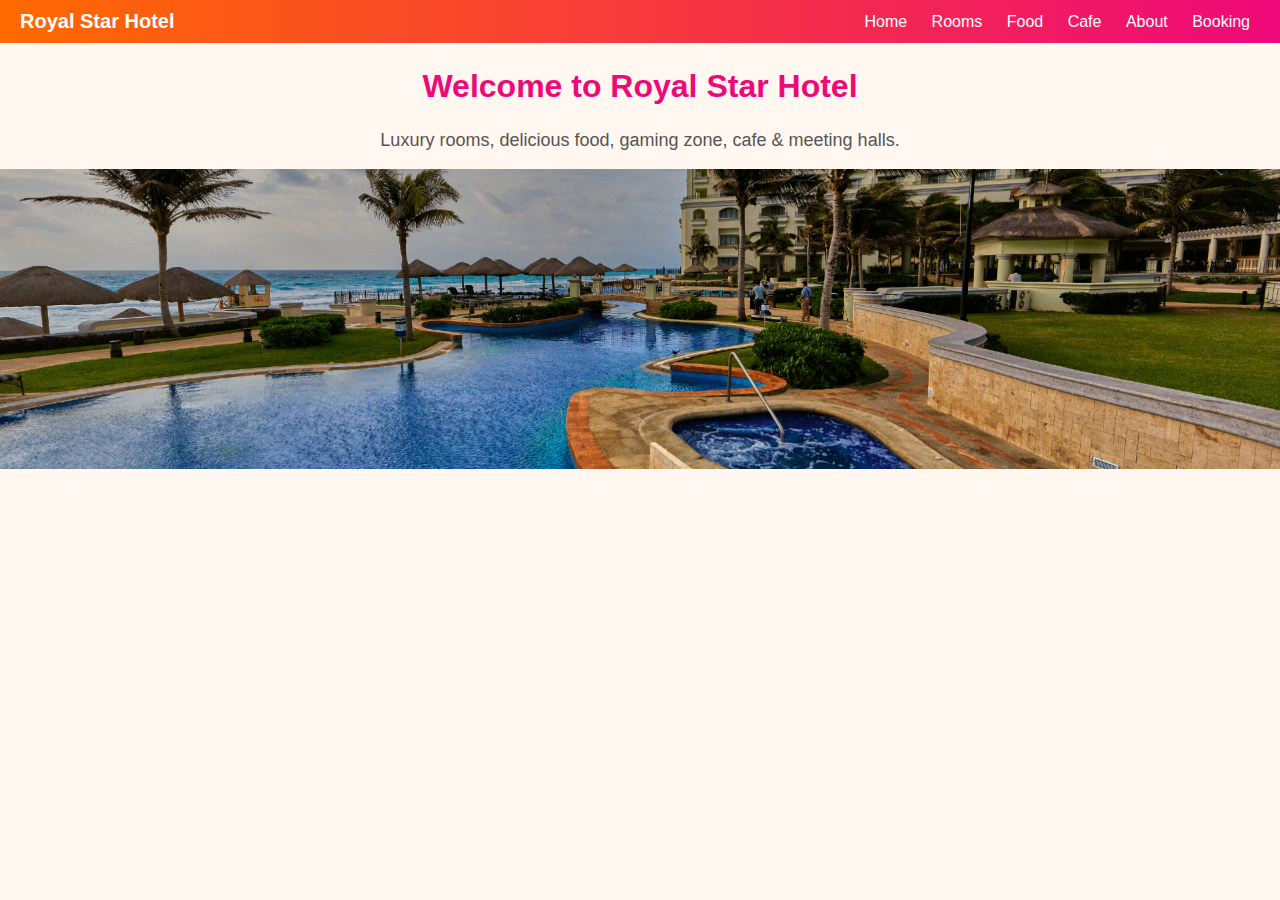
<file: index.html>
<!DOCTYPE html>
<html>
<head>
  <title>Royal Star Hotel</title>
  <link rel="stylesheet" href="style.css">
  <!-- Carousel Design using swiper js -->
  <link rel="stylesheet" href="https://cdn.jsdelivr.net/npm/swiper@11/swiper-bundle.min.css" />
  <!-- css link -->
</head>
<body>

<nav class="navbar">
  <div class="logo">
    <!-- <img src="logo1.webp" alt="Hotel Logo"> -->
    <span>Royal Star Hotel</span>
  </div>

  <div class="menu">
    <a href="index.html">Home</a>
    <a href="rooms.html">Rooms</a>
    <a href="food.html">Food</a>
    <a href="cafe.html">Cafe</a>
    <a href="about.html">About</a>
    <a href="booking.html">Booking</a>
  </div>
</nav>

<h1>Welcome to Royal Star Hotel</h1>
<p>Luxury rooms, delicious food, gaming zone, cafe & meeting halls.</p>
<!-- Carousel Design using swiper js -->
  <div class="swiper mySwiper">
      <div class="swiper-wrapper">
        <div class="swiper-slide">
          <img src="1.png " class="w-100 d-block" />
        </div>
        <div class="swiper-slide">
          <img src="2.png" class="w-100 d-block" />
        </div>
        <div class="swiper-slide">
          <img src="3.png" class="w-100 d-block" />
        </div>
        <div class="swiper-slide">
          <img src="4.png" class="w-100 d-block" />
        </div>
        <div class="swiper-slide">
          <img src="5.png" class="w-100 d-block" />
        </div>
        <div class="swiper-slide">
          <img src="6.png" class="w-100 d-block" />
        </div>

      </div>
  </div>
<!-- Carousel Design using swiper js -->
  <script src="https://cdn.jsdelivr.net/npm/swiper@11/swiper-bundle.min.js"></script>
  <!--Initialize Swiper-->
  <!-- Initialize Swiper -->
  <script>
  var swiper = new Swiper(".mySwiper", {
    loop: true,
    autoplay: {
      delay: 2500,
      disableOnInteraction: false,
    },
  });
</script>

</body>
</html>
</file>
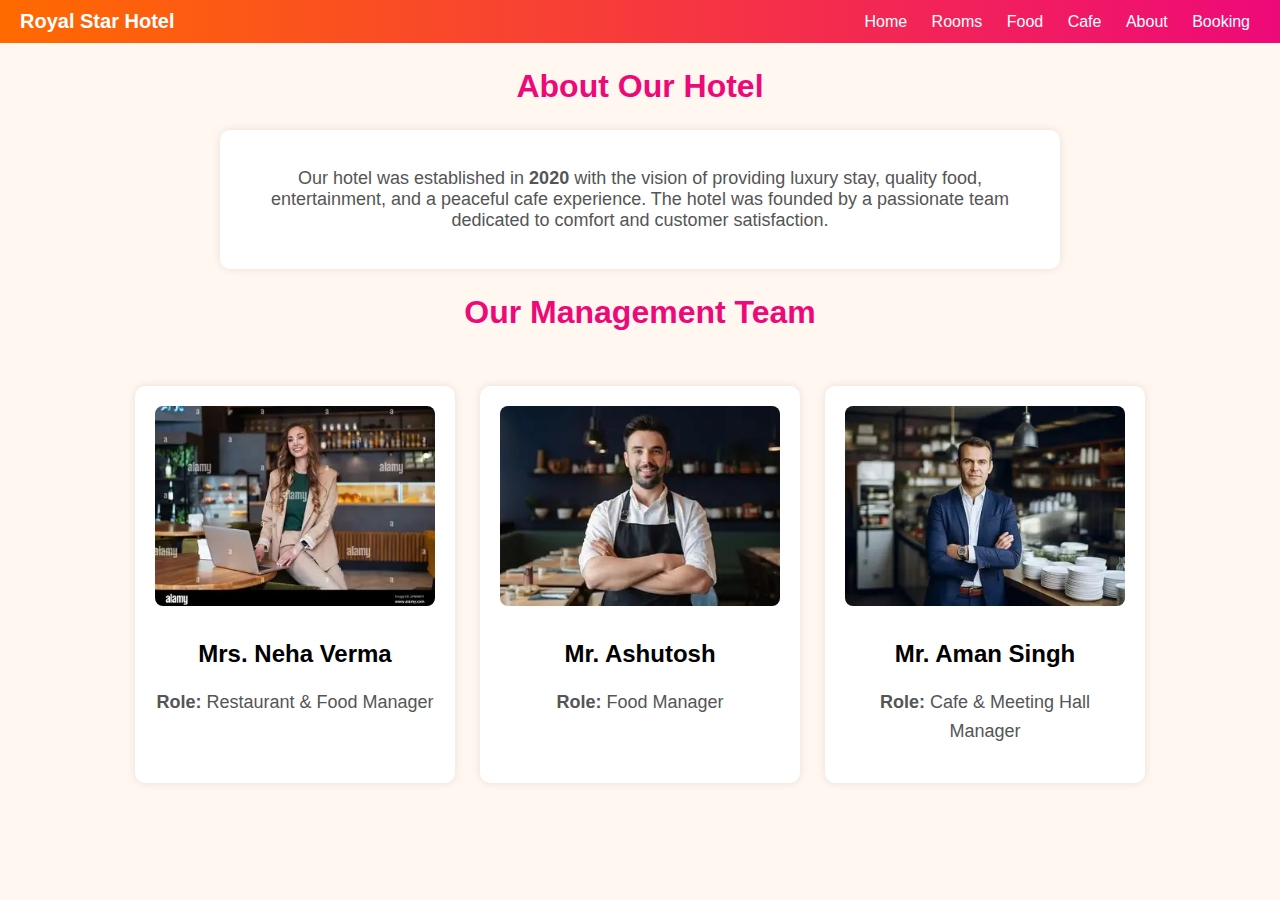
<file: about.html>
<!DOCTYPE html>
<html>
<head>
  <title>About Us</title>
  <link rel="stylesheet" href="style.css">
</head>
<body>

<nav class="navbar">
  <div class="logo">
    <span>Royal Star Hotel</span>
  </div>

  <div class="menu">
    <a href="index.html">Home</a>
    <a href="rooms.html">Rooms</a>
    <a href="food.html">Food</a>
    <a href="cafe.html">Cafe</a>
    <a href="about.html">About</a>
    <a href="booking.html">Booking</a>
  </div>
</nav>

<h1>About Our Hotel</h1>

<div class="about-hotel">
  <p>
    Our hotel was established in <b>2020</b> with the vision of providing
    luxury stay, quality food, entertainment, and a peaceful cafe experience.
    The hotel was founded by a passionate team dedicated to comfort and customer satisfaction.
  </p>
</div>

<h1>Our Management Team</h1>

<div class="container">

  <!-- Restaurant Owner -->
  <div class="card">
    <img src="about1.webp" alt="Restaurant Owner">
    <h2>Mrs. Neha Verma</h2>
    <p><b>Role:</b> Restaurant & Food Manager</p>
  </div>

  <!-- Gaming Area Owner -->
  <div class="card">
    <img src="about3.webp" alt="Gaming Area Owner">
    <h2>Mr. Ashutosh</h2>
    <p><b>Role:</b> Food Manager</p>
  </div>

  <!-- Cafe Owner -->
  <div class="card">
    <img src="about33.webp" alt="Cafe Owner">
    <h2>Mr. Aman Singh</h2>
    <p><b>Role:</b> Cafe & Meeting Hall Manager</p>
  </div>

</div>

</body>
</html>
</file>
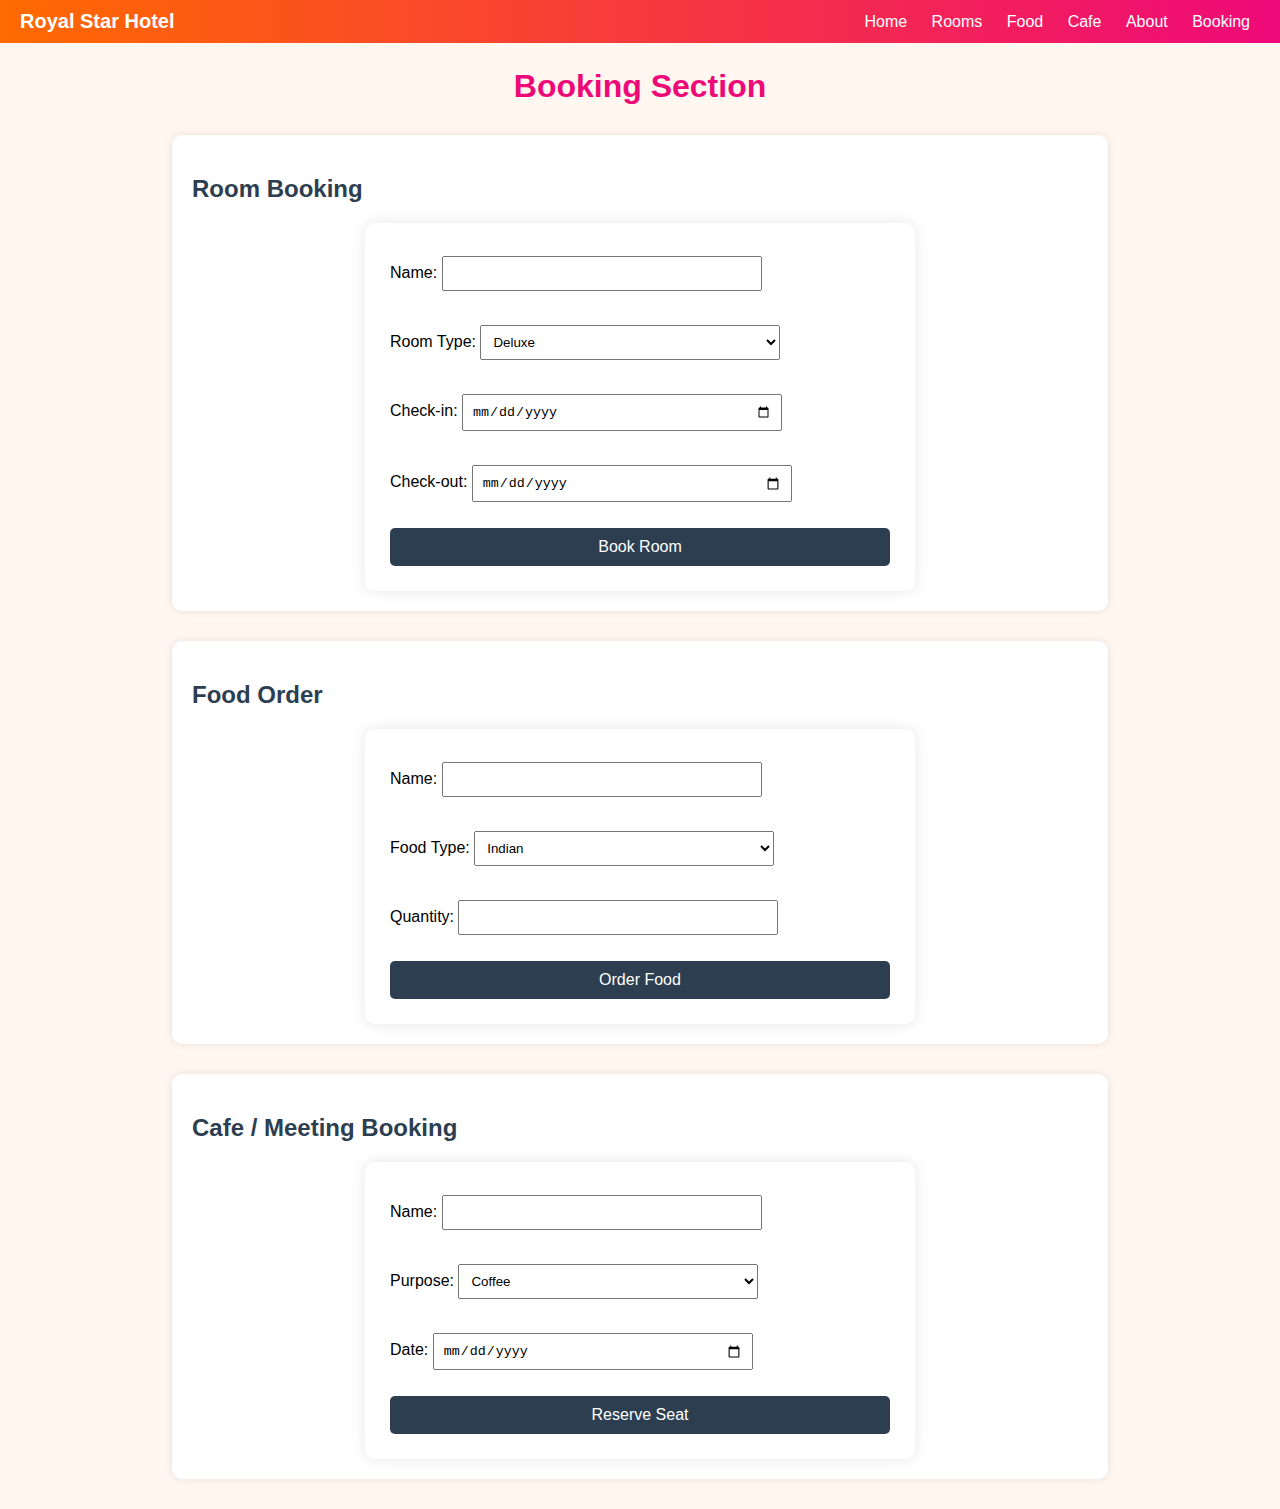
<file: booking.html>
<!DOCTYPE html>
<html>
<head>
  <title>Booking</title>
  <link rel="stylesheet" href="style.css">
</head>
<body>

<!-- NAVBAR -->
<nav class="navbar">
  <div class="logo">
    <span>Royal Star Hotel</span>
  </div>

  <div class="menu">
    <a href="index.html">Home</a>
    <a href="rooms.html">Rooms</a>
    <a href="food.html">Food</a>
    <a href="cafe.html">Cafe</a>
    <a href="about.html">About</a>
    <a href="booking.html">Booking</a>
  </div>
</nav>

<h1>Booking Section</h1>

<!-- ROOM BOOKING -->
<div class="form-box">
  <h2>Room Booking</h2>
  <form>
    Name: <input type="text"><br><br>
    Room Type:
    <select>
      <option>Deluxe</option>
      <option>Super Deluxe</option>
      <option>Suite</option>
    </select><br><br>
    Check-in: <input type="date"><br><br>
    Check-out: <input type="date"><br><br>
    <button>Book Room</button>
  </form>
</div>

<!-- FOOD BOOKING -->
<div class="form-box">
  <h2>Food Order</h2>
  <form>
    Name: <input type="text"><br><br>
    Food Type:
    <select>
      <option>Indian</option>
      <option>Chinese</option>
      <option>Fast Food</option>
    </select><br><br>
    Quantity: <input type="number"><br><br>
    <button>Order Food</button>
  </form>
</div>




<!-- CAFE BOOKING -->
<div class="form-box">
  <h2>Cafe / Meeting Booking</h2>
  <form>
    Name: <input type="text"><br><br>
    Purpose:
    <select>
      <option>Coffee</option>
      <option>Meeting</option>
    </select><br><br>
    Date: <input type="date"><br><br>
    <button>Reserve Seat</button>
  </form>
</div>

</body>
</html>
</file>
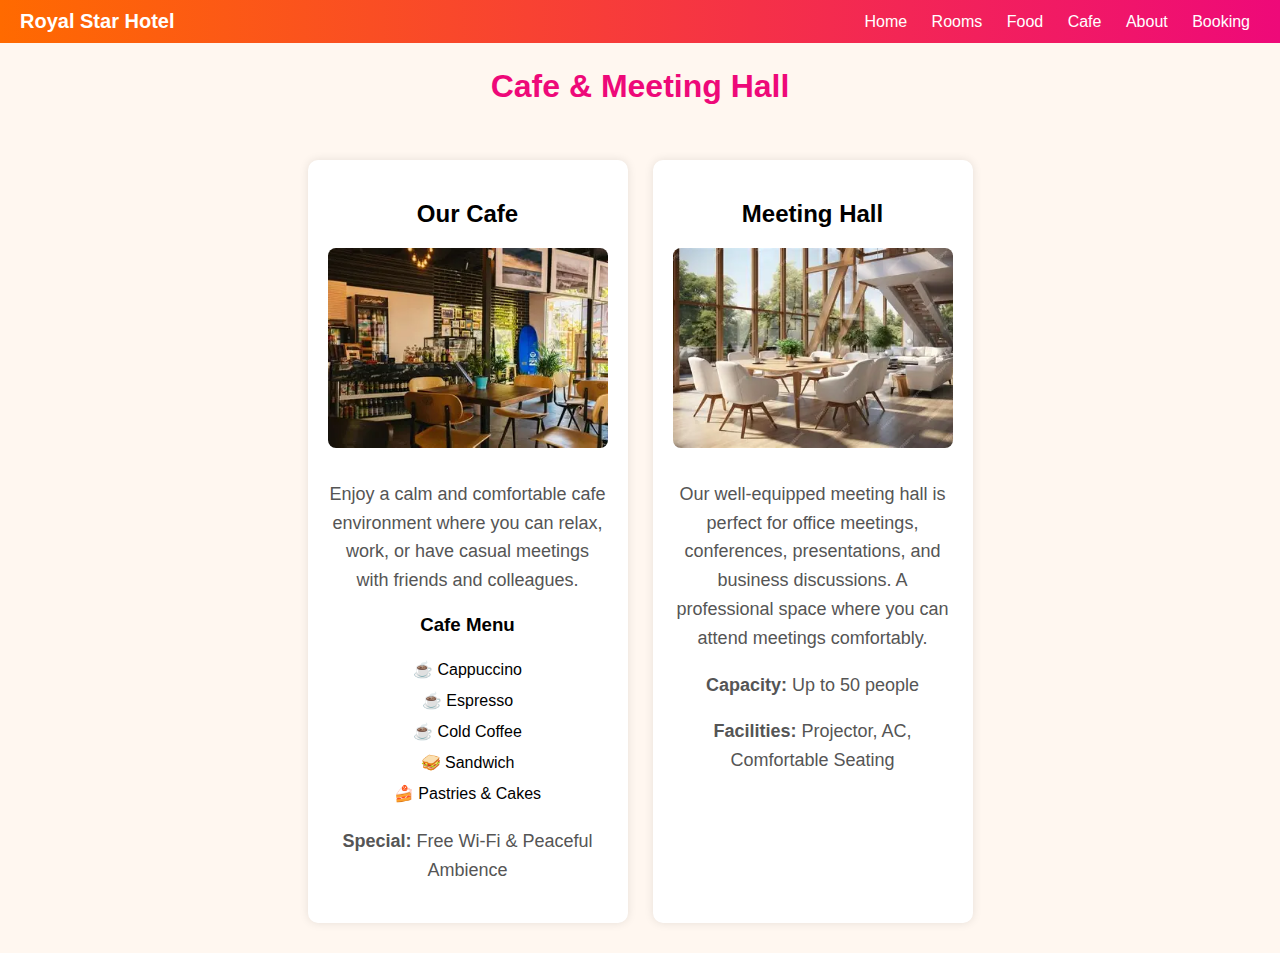
<file: cafe.html>
<!DOCTYPE html>
<html>

<head>
  <title>Cafe & Meeting Hall</title>
  <link rel="stylesheet" href="style.css">
</head>

<body>

  <nav class="navbar">
  <div class="logo">
    <span>Royal Star Hotel</span>
  </div>

  <div class="menu">
    <a href="index.html">Home</a>
    <a href="rooms.html">Rooms</a>
    <a href="food.html">Food</a>
    <a href="cafe.html">Cafe</a>
    <a href="about.html">About</a>
    <a href="booking.html">Booking</a>
  </div>
</nav>

  <h1>Cafe & Meeting Hall</h1>

  <div class="container">

    <!-- Cafe Section -->
    <div class="card">
      <h2>Our Cafe</h2>
      <img src="cafeee.webp" alt="Cafe Image">
      <p>
        Enjoy a calm and comfortable cafe environment where you can relax,
        work, or have casual meetings with friends and colleagues.
      </p>

      <h3>Cafe Menu</h3>
      <ul class="menu">
        <li>☕ Cappuccino</li>
        <li>☕ Espresso</li>
        <li>☕ Cold Coffee</li>
        <li>🥪 Sandwich</li>
        <li>🍰 Pastries & Cakes</li>
      </ul>

      <p><b>Special:</b> Free Wi-Fi & Peaceful Ambience</p>
    </div>

    <!-- Meeting Hall Section -->
    <div class="card">
      <h2>Meeting Hall</h2>
      <img src="cafe.webp" alt="Meeting Hall Image">
      <p>
        Our well-equipped meeting hall is perfect for office meetings,
        conferences, presentations, and business discussions.
        A professional space where you can attend meetings comfortably.
      </p>

      <p><b>Capacity:</b> Up to 50 people</p>
      <p><b>Facilities:</b> Projector, AC, Comfortable Seating</p>
    </div>

  </div>

</body>

</html>
</file>
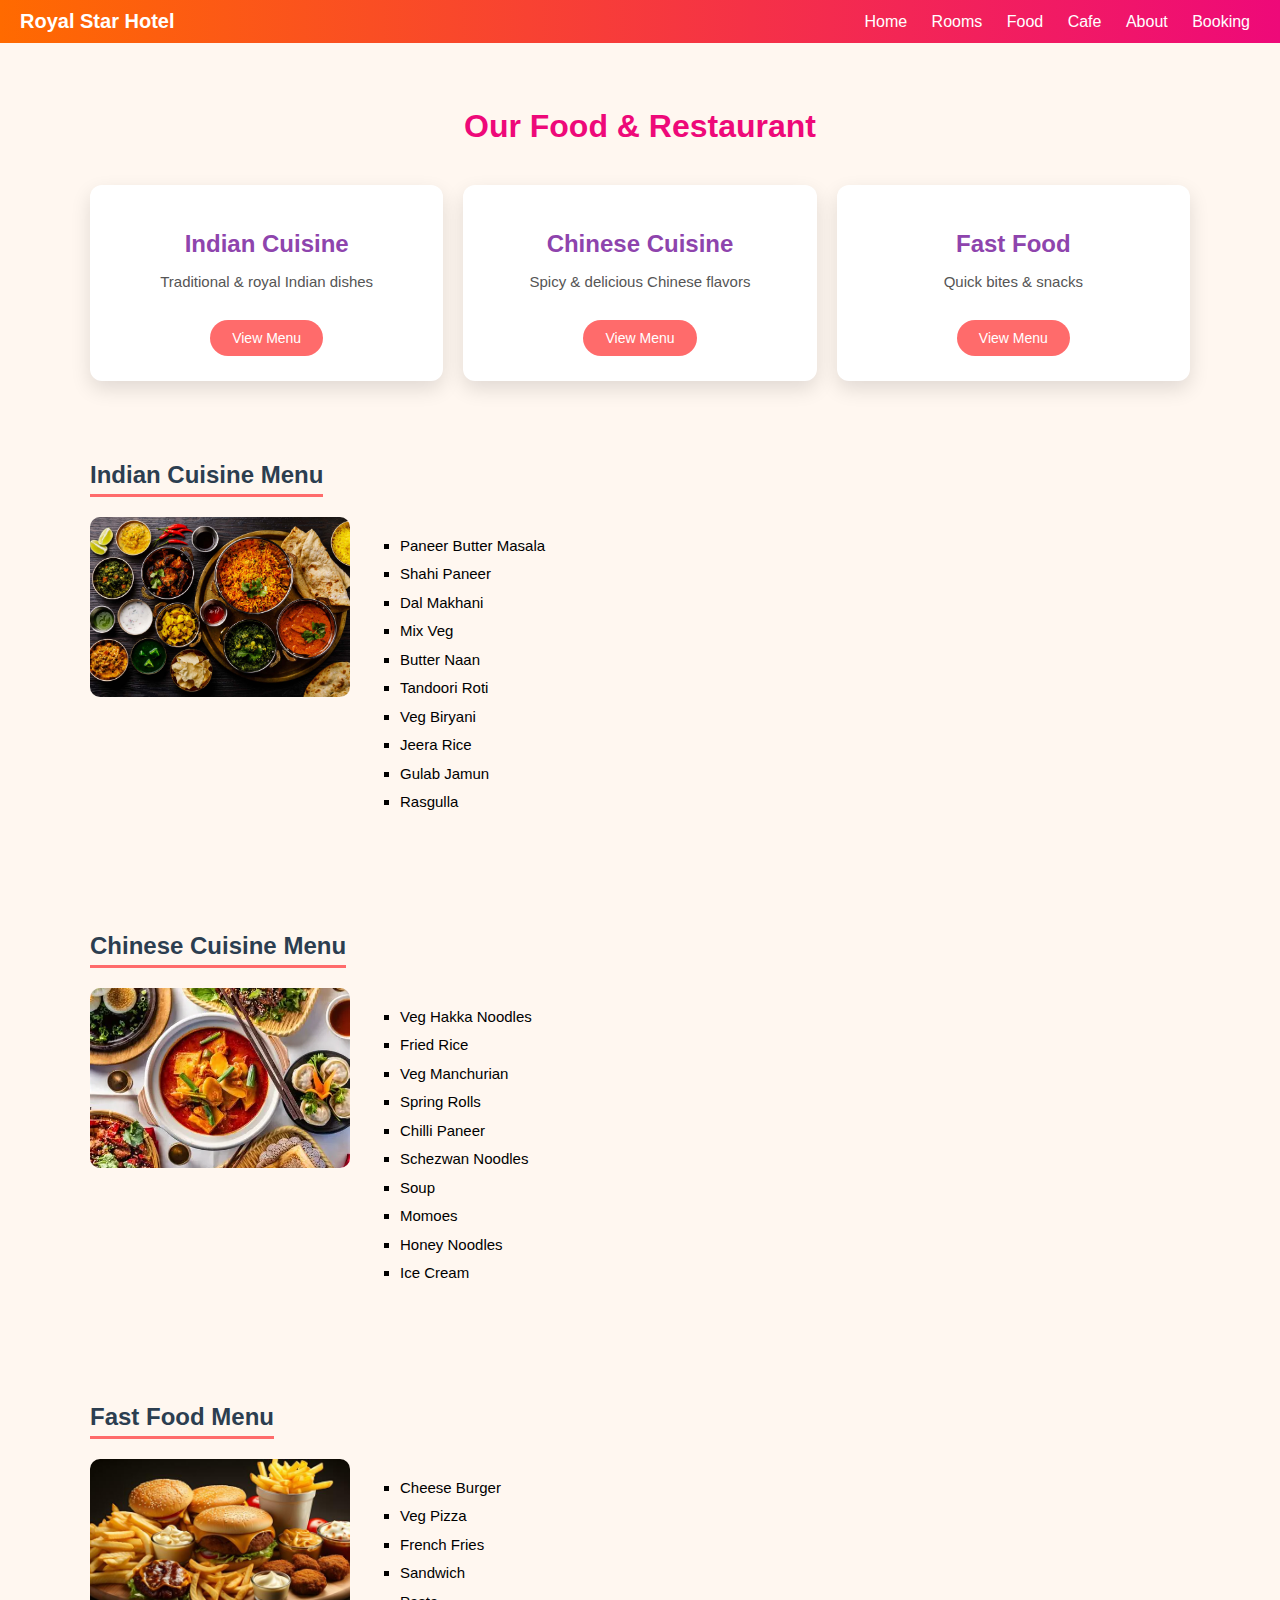
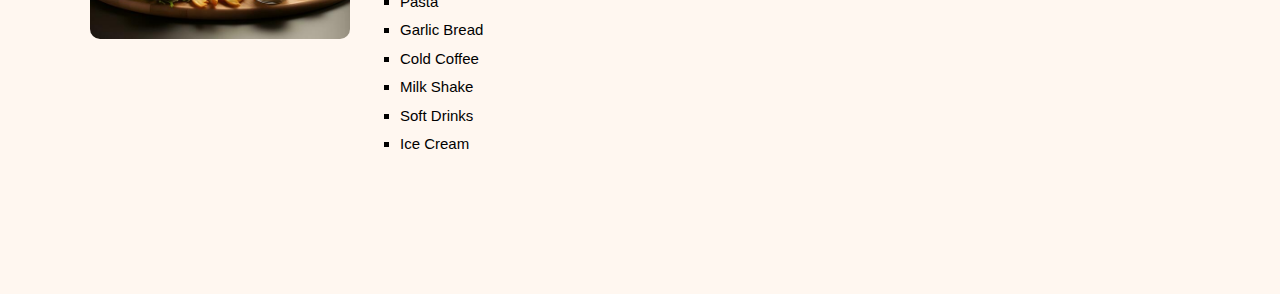
<file: food.html>
<!DOCTYPE html>
<html>
<head>
  <title>Food Menu | Royal Star Hotel</title>

  <!-- External CSS sirf navbar / body ke liye -->
  <link rel="stylesheet" href="style.css">

  <!-- INTERNAL CSS (ONLY FOR FOOD PAGE) -->
  <style>
    .food-container{
      max-width:1100px;
      margin:auto;
      padding:40px 20px;
    }

    .food-cards{
      display:flex;
      gap:20px;
      justify-content:space-between;
      margin-bottom:60px;
    }

    .food-card{
      flex:1;
      background:#fff;
      border-radius:12px;
      padding:25px;
      text-align:center;
      box-shadow:0 8px 20px rgba(0,0,0,0.12);
    }

    .food-card h2{
      margin-bottom:10px;
      color:#8e44ad;
    }

    .food-card p{
      font-size:15px;
      color:#555;
    }

    .food-card a{
      display:inline-block;
      margin-top:15px;
      padding:10px 22px;
      background:#ff6b6b;
      color:white;
      text-decoration:none;
      border-radius:25px;
      font-size:14px;
    }

    /* MENU SECTIONS */
    .menu-section{
      margin-bottom:80px;
    }

    .menu-section h2{
      color:#2c3e50;
      border-bottom:3px solid #ff6b6b;
      display:inline-block;
      padding-bottom:5px;
      margin-bottom:20px;
    }

    .menu-content{
      display:flex;
      gap:30px;
      align-items:flex-start;
    }

    .menu-content img{
      width:260px;
      height:180px;
      object-fit:cover;
      border-radius:10px;
    }

    .menu-content ul{
      list-style:square;
      padding-left:20px;
      font-size:15px;
      line-height:1.9;
    }
  </style>
</head>

<body>

<!-- NAVBAR (same as before) -->
<nav class="navbar">
  <div class="logo">
    <span>Royal Star Hotel</span>
  </div>

  <div class="menu">
    <a href="index.html">Home</a>
    <a href="rooms.html">Rooms</a>
    <a href="food.html">Food</a>
    
    <a href="cafe.html">Cafe</a>
    <a href="about.html">About</a>
    <a href="booking.html">Booking</a>
  </div>
</nav>
<div class="food-container">

  <h1 style="text-align:center;margin-bottom:40px;">
    Our Food & Restaurant
  </h1>

  <!-- ===== FOOD CATEGORY CARDS ===== -->
  <div class="food-cards">

    <div class="food-card">
      <h2>Indian Cuisine</h2>
      <p>Traditional & royal Indian dishes</p>
      <a href="#indian">View Menu</a>
    </div>

    <div class="food-card">
      <h2>Chinese Cuisine</h2>
      <p>Spicy & delicious Chinese flavors</p>
      <a href="#chinese">View Menu</a>
    </div>

    <div class="food-card">
      <h2>Fast Food</h2>
      <p>Quick bites & snacks</p>
      <a href="#fastfood">View Menu</a>
    </div>

  </div>

  <!-- ===== INDIAN MENU ===== -->
  <div id="indian" class="menu-section">
    <h2>Indian Cuisine Menu</h2>

    <div class="menu-content">
      <img src="indian.jpg">

      <ul>
        <li>Paneer Butter Masala</li>
        <li>Shahi Paneer</li>
        <li>Dal Makhani</li>
        <li>Mix Veg</li>
        <li>Butter Naan</li>
        <li>Tandoori Roti</li>
        <li>Veg Biryani</li>
        <li>Jeera Rice</li>
        <li>Gulab Jamun</li>
        <li>Rasgulla</li>
      </ul>
    </div>
  </div>

  <!-- ===== CHINESE MENU ===== -->
  <div id="chinese" class="menu-section">
    <h2>Chinese Cuisine Menu</h2>

    <div class="menu-content">
      <img src="chi.webp">

      <ul>
        <li>Veg Hakka Noodles</li>
        <li>Fried Rice</li>
        <li>Veg Manchurian</li>
        <li>Spring Rolls</li>
        <li>Chilli Paneer</li>
        <li>Schezwan Noodles</li>
        <li>Soup</li>
        <li>Momoes</li>
        <li>Honey Noodles</li>
        <li>Ice Cream</li>
      </ul>
    </div>
  </div>

  <!-- ===== FAST FOOD MENU ===== -->
  <div id="fastfood" class="menu-section">
    <h2>Fast Food Menu</h2>

    <div class="menu-content">
      <img src="fastfood.jpg">

      <ul>
        <li>Cheese Burger</li>
        <li>Veg Pizza</li>
        <li>French Fries</li>
        <li>Sandwich</li>
        <li>Pasta</li>
        <li>Garlic Bread</li>
        <li>Cold Coffee</li>
        <li>Milk Shake</li>
        <li>Soft Drinks</li>
        <li>Ice Cream</li>
      </ul>
    </div>
  </div>

</div>

</body>
</html>
</file>
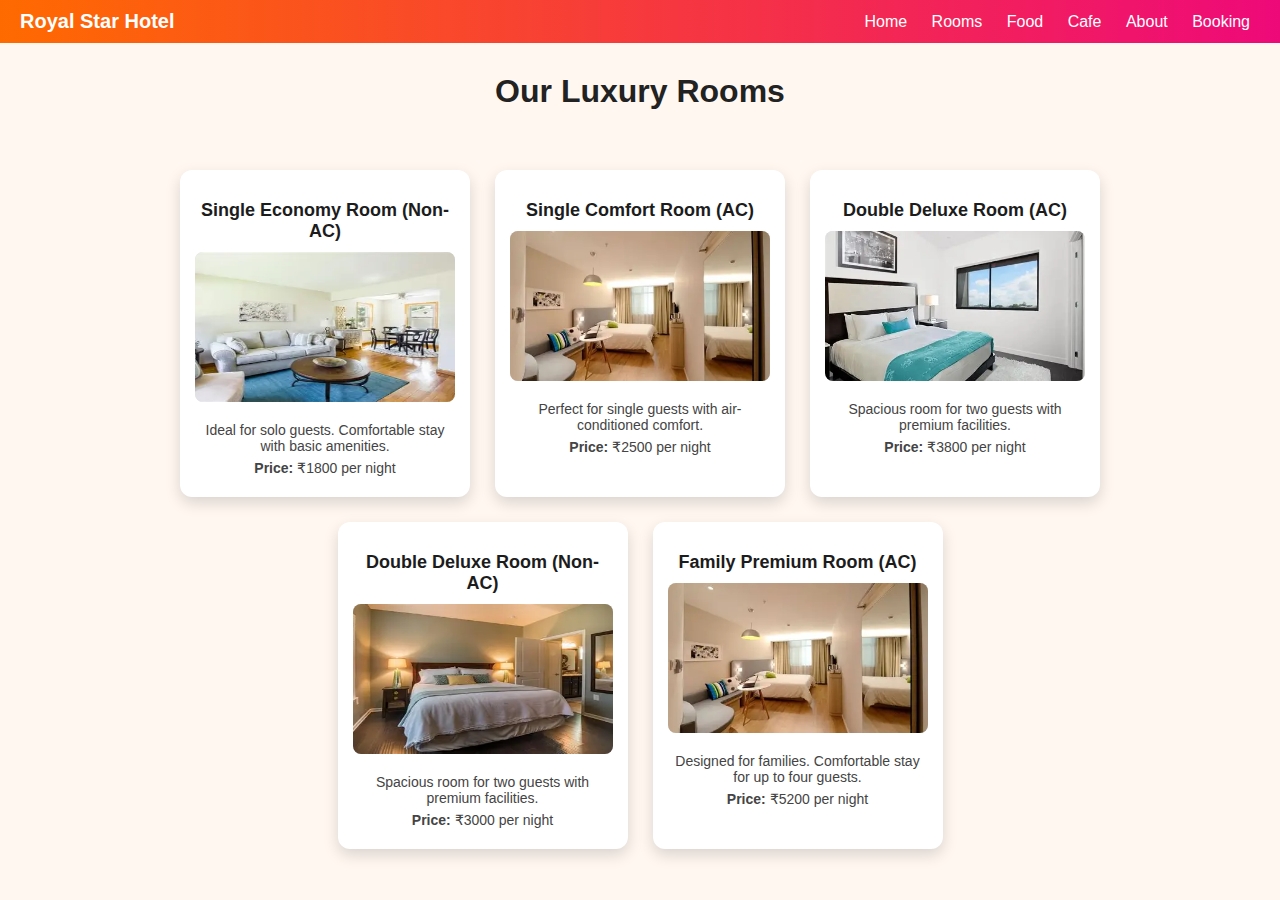
<file: rooms.html>
<!DOCTYPE html>
<html>
<head>
  <title>Our Rooms</title>
  <link rel="stylesheet" href="style.css">
</head>
<body>

<nav class="navbar">
  <div class="logo">
    <span>Royal Star Hotel</span>
  </div>

  <div class="menu">
    <a href="index.html">Home</a>
    <a href="rooms.html">Rooms</a>
    <a href="food.html">Food</a>
    
    <a href="cafe.html">Cafe</a>
    <a href="about.html">About</a>
    <a href="booking.html">Booking</a>
  </div>
</nav>

<h1 class="page-title">Our Luxury Rooms</h1>

<div class="container">

  <div class="room-card">
    <h2>Single Economy Room (Non-AC)</h2>
    <img src="room1.webp" alt="">
    <p>Ideal for solo guests. Comfortable stay with basic amenities.</p>
    <p><b>Price:</b> ₹1800 per night</p>
  </div>

  <div class="room-card">
    <h2>Single Comfort Room (AC)</h2>
    <img src="r2.webp" alt="">
    <p>Perfect for single guests with air-conditioned comfort.</p>
    <p><b>Price:</b> ₹2500 per night</p>
  </div>

  <div class="room-card">
    <h2>Double Deluxe Room (AC)</h2>
    <img src="r3.webp" alt="">
    <p>Spacious room for two guests with premium facilities.</p>
    <p><b>Price:</b> ₹3800 per night</p>
  </div>
  <div class="room-card">
    <h2>Double Deluxe Room (Non-AC)</h2>
    <img src="r4.webp" alt="">
    <p>Spacious room for two guests with premium facilities.</p>
    <p><b>Price:</b> ₹3000 per night</p>
  </div>

  <div class="room-card">
    <h2>Family Premium Room (AC)</h2>
    <img src="r5.webp" alt="">
    <p>Designed for families. Comfortable stay for up to four guests.</p>
    <p><b>Price:</b> ₹5200 per night</p>
  </div>

</div>

</body>
</html>
</file>
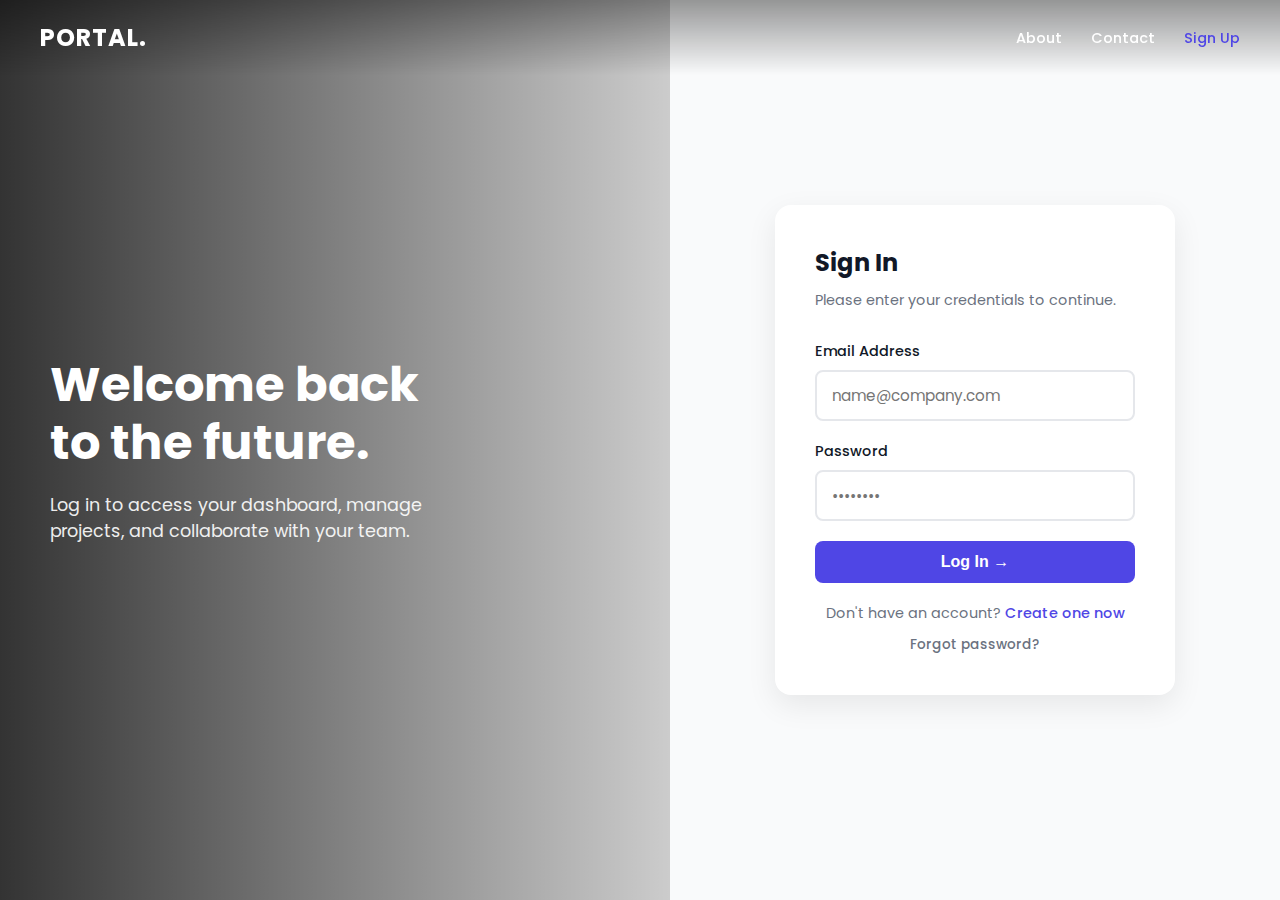
<file: Assignment/Assignment_1.html>
<!-- Login page -->
<!DOCTYPE html>
<html lang="en">
<head>
    <meta charset="UTF-8">
    <meta name="viewport" content="width=device-width, initial-scale=1.0">
    <title>Portal Login</title>
    <link href="https://fonts.googleapis.com/css2?family=Poppins:wght@300;400;500;600&display=swap" rel="stylesheet">
    <style>
        /* CSS VARIABLES used for consistent theming */
        :root {
            --primary: #4f46e5; /* Indigo */
            --primary-hover: #4338ca;
            --text-dark: #111827;
            --text-light: #6b7280;
            --bg-light: #f9fafb;
        }

        * { margin: 0; padding: 0; box-sizing: border-box; }

        body {
            font-family: 'Poppins', sans-serif;
            height: 100vh;
            overflow: hidden; /* Prevents double scrollbars */
        }

        /* --- NAVIGATION BAR --- */
        nav {
            position: fixed;
            top: 0;
            left: 0;
            width: 100%;
            padding: 20px 40px;
            display: flex;
            justify-content: space-between;
            align-items: center;
            z-index: 10; /* Ensures nav sits on top of everything */
            background: linear-gradient(to bottom, rgba(0,0,0,0.4) 0%, transparent 100%);
        }

        .brand {
            font-weight: 700;
            font-size: 1.5rem;
            color: white;
            text-transform: uppercase;
            letter-spacing: 1px;
        }
        
        /* Adjust brand color on smaller screens where it sits over white bg */
        @media (max-width: 768px) { .brand { color: var(--primary); } }

        .nav-links a {
            text-decoration: none;
            color: white;
            font-weight: 500;
            margin-left: 25px;
            font-size: 0.9rem;
            transition: color 0.3s;
        }
        
        /* Adjust link color on mobile */
        @media (max-width: 768px) { .nav-links a { color: var(--text-dark); } }
        .nav-links a:hover { color: var(--primary); }

        /* --- MAIN SPLIT LAYOUT --- */
        .split-container {
            display: flex;
            height: 100vh;
        }

        /* Left Side - The Visual */
        .visual-side {
            flex: 1; /* Takes 50% width */
            /* Using a high-quality Unsplash image */
            background-image: url('https://images.unsplash.com/photo-1618005182384-a83a8bd57fbe?ixlib=rb-1.2.1&auto=format&fit=crop&w=1950&q=80');
            background-size: cover;
            background-position: center;
            position: relative;
            display: flex;
            align-items: center;
            padding: 50px;
        }

        /* Dark gradient overlay so text pops */
        .visual-side::before {
            content: '';
            position: absolute;
            top: 0; right: 0; bottom: 0; left: 0;
            background: linear-gradient(to right, rgba(0,0,0,0.8), rgba(0,0,0,0.2));
        }

        .visual-text {
            position: relative; /* To sit above the overlay */
            color: white;
            max-width: 400px;
        }

        .visual-text h1 { font-size: 3rem; line-height: 1.2; margin-bottom: 20px; }
        .visual-text p { font-size: 1.1rem; opacity: 0.9; }

        /* Right Side - The Form */
        .form-side {
            flex: 1; /* Takes 50% width */
            background-color: var(--bg-light);
            display: flex;
            justify-content: center;
            align-items: center;
            padding: 20px;
        }

        .form-box {
            width: 100%;
            max-width: 400px;
            background: white;
            padding: 40px;
            border-radius: 16px;
            box-shadow: 0 10px 30px rgba(0,0,0,0.08);
        }

        .form-box h2 { margin-bottom: 10px; color: var(--text-dark); }
        .form-box .sub-text { color: var(--text-light); margin-bottom: 30px; font-size: 0.9rem; }

        /* Form Inputs Styling */
        .input-group { margin-bottom: 20px; }
        .input-group label { display: block; margin-bottom: 8px; font-weight: 500; color: var(--text-dark); font-size: 0.9rem;}
        
        .input-group input {
            width: 100%;
            padding: 12px 15px;
            border: 2px solid #e5e7eb;
            border-radius: 8px;
            font-family: inherit;
            font-size: 0.95rem;
            transition: all 0.3s;
        }

        .input-group input:focus {
            outline: none;
            border-color: var(--primary);
            box-shadow: 0 0 0 4px rgba(79, 70, 229, 0.1);
        }

        .login-btn {
            width: 100%;
            padding: 12px;
            background-color: var(--primary);
            color: white;
            border: none;
            border-radius: 8px;
            font-weight: 600;
            font-size: 1rem;
            cursor: pointer;
            transition: background-color 0.3s;
        }

        .login-btn:hover { background-color: var(--primary-hover); }

        .form-footer {
            margin-top: 20px;
            text-align: center;
            font-size: 0.9rem;
            color: var(--text-light);
        }
        .form-footer a { color: var(--primary); text-decoration: none; font-weight: 500; }

        /* --- RESPONSIVE DESIGN --- */
        /* On tablets and mobile phones (< 768px width) */
        @media (max-width: 768px) {
            body { overflow: auto; } /* Allow scrolling on mobile */
            .split-container {
                flex-direction: column; /* Stack items vertically */
                height: auto; /* Remove fixed 100vh height */
            }
            
            /* Make visual side a header on mobile */
            .visual-side {
                height: 250px; /* Fixed short height */
                padding: 30px;
                align-items: flex-end; /* Align text to bottom */
            }
            .visual-text h1 { font-size: 1.8rem; margin-bottom: 5px;}
            .visual-text p { display: none; /* Hide paragraph on mobile to save space */ }

            /* Give form side room to breathe */
            .form-side { padding: 40px 20px; }
            
            /* Adjust nav padding */
            nav { padding: 15px 20px; background: white; box-shadow: 0 2px 10px rgba(0,0,0,0.05); }
        }
    </style>
</head>
<body>

    <nav>
        <div class="brand">Portal.</div>
        <div class="nav-links">
            <a href="#">About</a>
            <a href="#">Contact</a>
            <a href="#" style="color: var(--primary);">Sign Up</a>
        </div>
    </nav>

    <div class="split-container">
        
        <div class="visual-side">
            <div class="visual-text">
                <h1>Welcome back to the future.</h1>
                <p>Log in to access your dashboard, manage projects, and collaborate with your team.</p>
            </div>
        </div>

        <div class="form-side">
            <div class="form-box">
                <h2>Sign In</h2>
                <p class="sub-text">Please enter your credentials to continue.</p>
                
                <form>
                    <div class="input-group">
                        <label for="email">Email Address</label>
                        <input type="email" id="email" placeholder="name@company.com" required>
                    </div>

                    <div class="input-group">
                        <label for="password">Password</label>
                        <input type="password" id="password" placeholder="••••••••" required>
                    </div>

                    <button type="submit" class="login-btn">Log In →</button>
                </form>

                <div class="form-footer">
                    <p>Don't have an account? <a href="#">Create one now</a></p>
                    <p style="margin-top: 10px;"><a href="#" style="color: var(--text-light); font-size: 0.85rem;">Forgot password?</a></p>
                </div>
            </div>
        </div>

    </div>

</body>
</html>
</file>
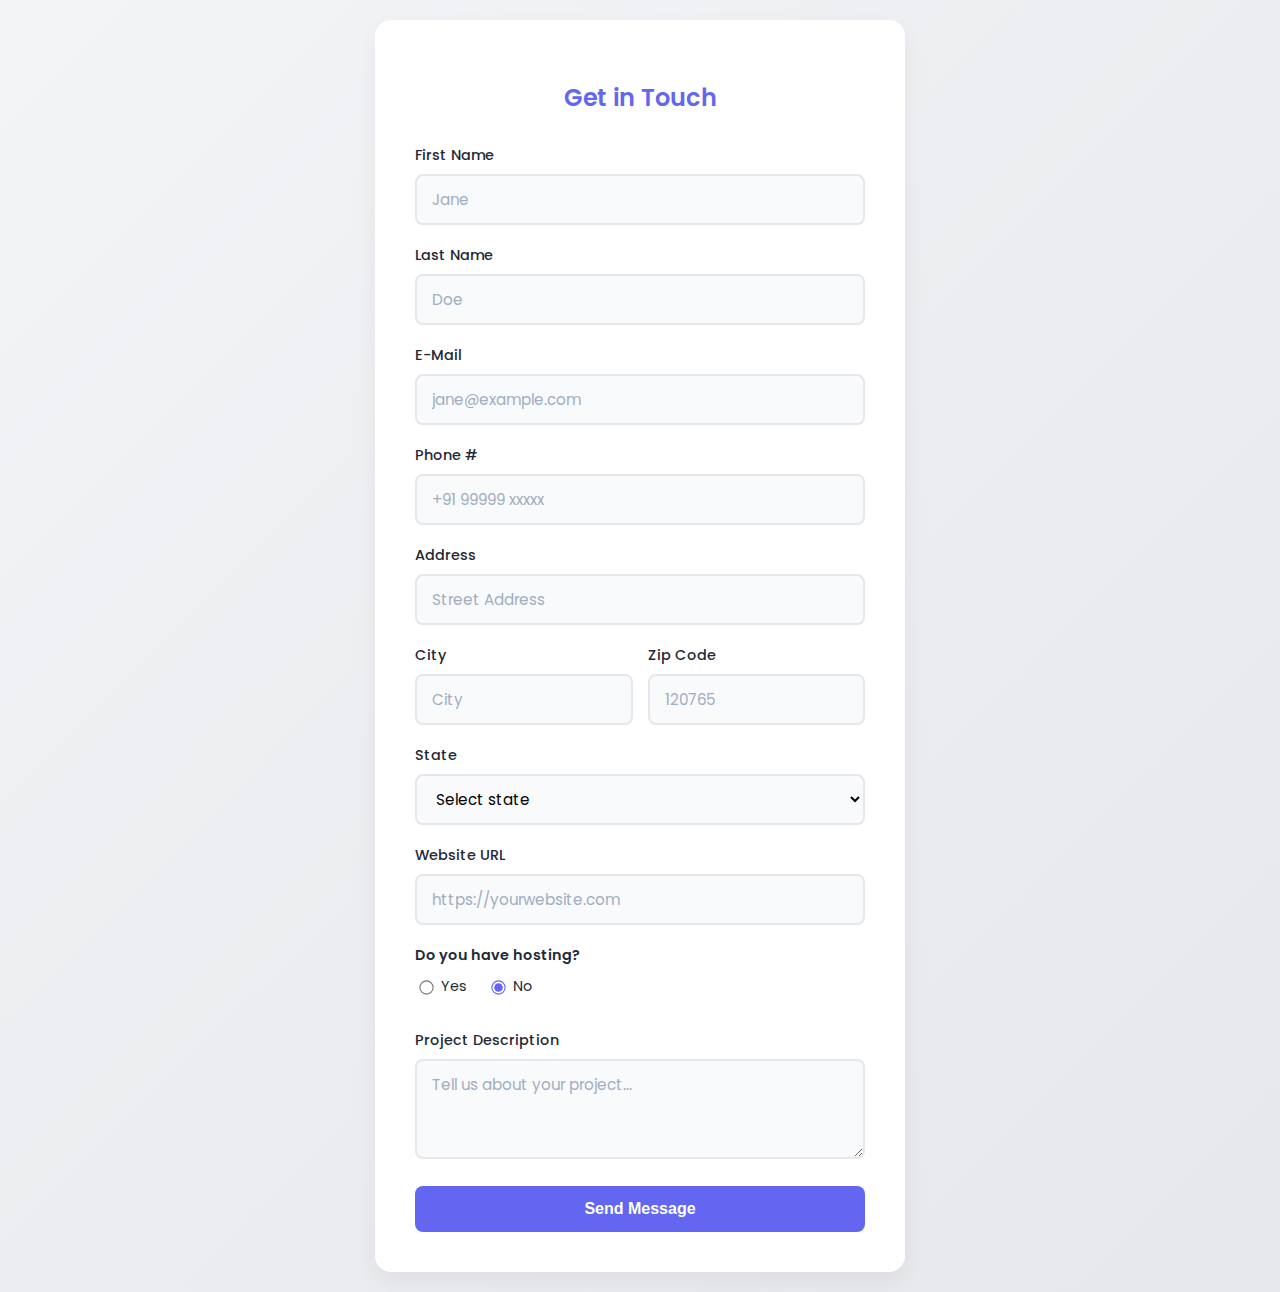
<file: Assignment/Assignment_2.html>
<!-- Contact FORM -->
<!DOCTYPE html>
<html lang="en">
<head>
  <meta charset="UTF-8">
  <meta name="viewport" content="width=device-width, initial-scale=1.0">
  <title>Modern Contact Form</title>
  <link href="https://fonts.googleapis.com/css2?family=Poppins:wght@400;500;600&display=swap" rel="stylesheet">

  <style>
    /* CSS Variables for easy color management */
    :root {
        --primary-color: #6366f1; /* Indigo */
        --primary-hover: #4f46e5;
        --text-dark: #1f2937;
        --text-light: #6b7280;
        --input-bg: #f9fafb;
        --input-border: #e5e7eb;
    }

    body {
      font-family: 'Poppins', sans-serif; /* Modern font */
      background-color: #f3f4f6;
      /* Subtle gradient background instead of flat gray */
      background-image: linear-gradient(135deg, #f3f4f6 0%, #e5e7eb 100%);
      margin: 0;
      padding: 20px;
      color: var(--text-dark);
      min-height: 100vh;
      display: flex;
      justify-content: center;
      align-items: center;
    }

    .container {
      width: 100%;
      max-width: 450px; /* Slightly wider */
      background-color: #fff;
      padding: 40px; /* More breathing room */
      border-radius: 16px; /* Softer, rounder corners */
      /* A softer, deeper shadow for a "floating" effect */
      box-shadow: 0 10px 25px rgba(0,0,0,0.05);
    }

    h2 {
      text-align: center;
      margin-bottom: 30px;
      color: var(--primary-color);
      font-weight: 600;
    }

    /* Grouping labels and inputs for better spacing control */
    .form-group {
        margin-bottom: 20px;
    }

    label {
      display: block;
      margin-bottom: 8px;
      font-weight: 500;
      font-size: 0.9rem;
      color: var(--text-dark);
    }

    input[type="text"],
    input[type="email"],
    input[type="tel"],
    input[type="number"],
    textarea,
    select {
      width: 100%;
      padding: 12px 15px; /* Larger, comfortable hit area */
      border: 2px solid var(--input-border); /* Subtle border */
      border-radius: 8px;
      box-sizing: border-box;
      background-color: var(--input-bg); /* Slight off-white background */
      font-family: inherit; /* Ensure inputs use Poppins */
      font-size: 0.95rem;
      transition: all 0.3s ease; /* Smooth transition for focus state */
    }

    /* The important "Focus State" - when user clicks input */
    input:focus, textarea:focus, select:focus {
        outline: none;
        border-color: var(--primary-color);
        background-color: #fff;
        /* A subtle glowing ring effect */
        box-shadow: 0 0 0 4px rgba(99, 102, 241, 0.1);
    }

    textarea {
      height: 100px;
      resize: vertical;
    }

    .radio-group {
      margin-bottom: 25px;
    }

    .radio-options {
        display: flex;
        gap: 20px;
        margin-top: 10px;
    }

    .radio-group label.radio-label {
      font-weight: normal;
      display: flex;
      align-items: center;
      cursor: pointer;
    }

    /* Modern way to color radio buttons */
    input[type="radio"] {
        accent-color: var(--primary-color);
        margin-right: 8px;
        transform: scale(1.1);
    }

    button {
      width: 100%;
      padding: 14px;
      background-color: var(--primary-color);
      color: white;
      border: none;
      border-radius: 8px;
      font-size: 1rem;
      font-weight: 600;
      cursor: pointer;
      transition: all 0.2s ease-in-out;
    }

    button:hover {
      background-color: var(--primary-hover);
      transform: translateY(-2px); /* Subtle lift effect */
      box-shadow: 0 5px 15px rgba(99, 102, 241, 0.4); /* Shadow on hover */
    }

    /* Placeholder text color */
    ::placeholder {
        color: #a0aec0;
    }
  </style>
</head>
<body>
  <div class="container">
    <h2>Get in Touch</h2>
    <form>
        <div class="form-group">
          <label>First Name</label>
          <input type="text" placeholder="Jane" required>
      </div>

      <div class="form-group">
          <label>Last Name</label>
          <input type="text" placeholder="Doe" required>
      </div>

      <div class="form-group">
          <label>E-Mail</label>
          <input type="email" placeholder="jane@example.com" required>
      </div>

      <div class="form-group">
          <label>Phone #</label>
          <input type="tel" placeholder="+91 99999 xxxxx">
      </div>

      <div class="form-group">
          <label>Address</label>
          <input type="text" placeholder="Street Address">
      </div>

      <div style="display: grid; grid-template-columns: 1fr 1fr; gap: 15px;">
        <div class="form-group">
            <label>City</label>
            <input type="text" placeholder="City">
        </div>
        <div class="form-group">
            <label>Zip Code</label>
            <input type="number" placeholder="120765">
        </div>
      </div>

      <div class="form-group">
          <label>State</label>
          <select>
            <option value="">Select state</option>
            <option>Uttar Pradesh</option>
            <option>Delhi</option>
            <option>Maharashtra</option>
            <option>Bihar</option>
          </select>
      </div>

      <div class="form-group">
          <label>Website URL</label>
          <input type="text" placeholder="https://yourwebsite.com">
      </div>

      <div class="radio-group">
        <label style="font-weight: 600;">Do you have hosting?</label>
        <div class="radio-options">
            <label class="radio-label"><input type="radio" name="hosting" value="yes"> Yes</label>
            <label class="radio-label"><input type="radio" name="hosting" value="no" checked> No</label>
        </div>
      </div>

      <div class="form-group">
          <label>Project Description</label>
          <textarea placeholder="Tell us about your project..."></textarea>
      </div>

      <button type="submit">Send Message</button>
    </form>
  </div>
</body>
</html>
</file>
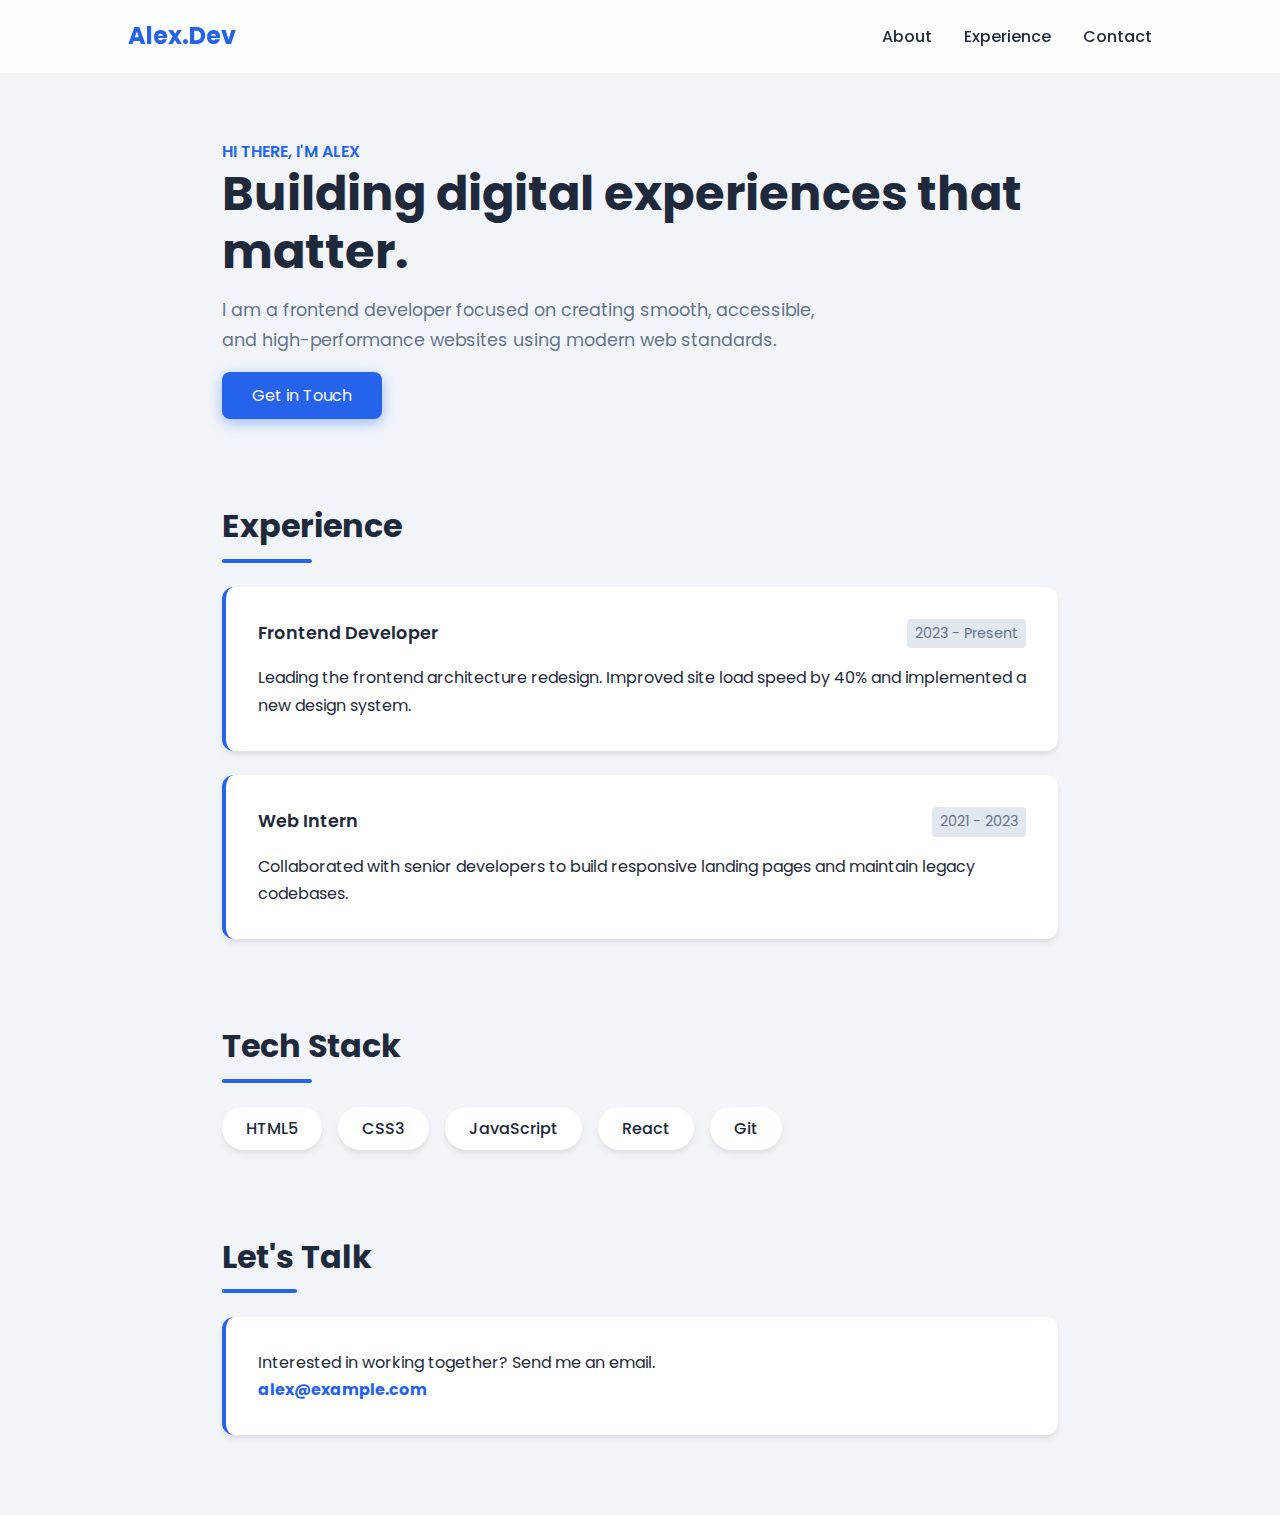
<file: Assignment/Assignment_3.html>
<!-- sample portfolio -->
<!DOCTYPE html>
<html lang="en">
<head>
    <meta charset="UTF-8">
    <meta name="viewport" content="width=device-width, initial-scale=1.0">
    <title>Modern Portfolio</title>
    <link href="https://fonts.googleapis.com/css2?family=Poppins:wght@300;400;600&display=swap" rel="stylesheet">
    <style>
        :root {
            --primary: #2563eb;
            --dark: #1e293b;
            --light: #f8fafc;
            --glass: rgba(255, 255, 255, 0.85);
            --shadow: 0 4px 6px -1px rgba(0, 0, 0, 0.1);
        }

        * { margin: 0; padding: 0; box-sizing: border-box; }
        html { scroll-behavior: smooth; }

        body {
            font-family: 'Poppins', sans-serif;
            background-color: #f1f5f9;
            color: var(--dark);
            line-height: 1.7;
        }

        /* Functional Sticky Nav */
        nav {
            position: sticky;
            top: 0;
            z-index: 100;
            display: flex;
            justify-content: space-between;
            align-items: center;
            padding: 1rem 10%;
            background: var(--glass);
            backdrop-filter: blur(10px); /* The "Frosted Glass" effect */
            border-bottom: 1px solid rgba(0,0,0,0.05);
        }

        .logo { font-weight: 700; font-size: 1.5rem; color: var(--primary); }
        
        .nav-links { list-style: none; display: flex; gap: 2rem; }
        
        .nav-links a {
            text-decoration: none;
            color: var(--dark);
            font-weight: 500;
            transition: color 0.3s;
        }

        .nav-links a:hover { color: var(--primary); }

        /* Layout */
        .container { max-width: 900px; margin: 4rem auto; padding: 0 2rem; }

        section { margin-bottom: 5rem; scroll-margin-top: 100px; /* Offset for sticky nav */ }

        h1 { font-size: 3rem; line-height: 1.2; margin-bottom: 1rem; }
        h2 { font-size: 2rem; margin-bottom: 1.5rem; position: relative; display: inline-block; }
        
        /* Underline effect for H2 */
        h2::after {
            content: '';
            display: block;
            width: 50%;
            height: 4px;
            background: var(--primary);
            margin-top: 5px;
            border-radius: 2px;
        }

        /* Card Style for Jobs */
        .card {
            background: white;
            padding: 2rem;
            border-radius: 12px;
            box-shadow: var(--shadow);
            margin-bottom: 1.5rem;
            transition: transform 0.3s ease;
            border-left: 4px solid var(--primary);
        }

        .card:hover { transform: translateY(-5px); }

        .job-header { display: flex; justify-content: space-between; margin-bottom: 1rem; }
        .role { font-weight: 600; font-size: 1.1rem; }
        .date { color: #64748b; font-size: 0.9rem; background: #e2e8f0; padding: 2px 8px; border-radius: 4px; }

        /* Skills Tags */
        .skills-grid { display: flex; flex-wrap: wrap; gap: 1rem; }
        .skill-tag {
            background: white;
            padding: 0.5rem 1.5rem;
            border-radius: 50px;
            box-shadow: var(--shadow);
            font-weight: 500;
        }

        /* Contact Button */
        .btn {
            display: inline-block;
            background: var(--primary);
            color: white;
            padding: 10px 30px;
            border-radius: 8px;
            text-decoration: none;
            margin-top: 1rem;
            box-shadow: 0 4px 14px rgba(37, 99, 235, 0.4);
        }
    </style>
</head>
<body>

    <nav>
        <div class="logo">Alex.Dev</div>
        <ul class="nav-links">
            <li><a href="#about">About</a></li>
            <li><a href="#experience">Experience</a></li>
            <li><a href="#contact">Contact</a></li>
        </ul>
    </nav>

    <div class="container">
        <section id="about">
            <p style="color: var(--primary); font-weight: 600;">HI THERE, I'M ALEX</p>
            <h1>Building digital experiences that matter.</h1>
            <p style="color: #64748b; font-size: 1.1rem; max-width: 600px;">
                I am a frontend developer focused on creating smooth, accessible, and high-performance websites using modern web standards.
            </p>
            <a href="#contact" class="btn">Get in Touch</a>
        </section>

        <section id="experience">
            <h2>Experience</h2>
            <div class="card">
                <div class="job-header">
                    <span class="role">Frontend Developer</span>
                    <span class="date">2023 - Present</span>
                </div>
                <p>Leading the frontend architecture redesign. Improved site load speed by 40% and implemented a new design system.</p>
            </div>
            <div class="card">
                <div class="job-header">
                    <span class="role">Web Intern</span>
                    <span class="date">2021 - 2023</span>
                </div>
                <p>Collaborated with senior developers to build responsive landing pages and maintain legacy codebases.</p>
            </div>
        </section>

        <section id="skills">
            <h2>Tech Stack</h2>
            <div class="skills-grid">
                <div class="skill-tag">HTML5</div>
                <div class="skill-tag">CSS3</div>
                <div class="skill-tag">JavaScript</div>
                <div class="skill-tag">React</div>
                <div class="skill-tag">Git</div>
            </div>
        </section>

        <section id="contact">
            <h2>Let's Talk</h2>
            <div class="card">
                <p>Interested in working together? Send me an email.</p>
                <a href="mailto:alex@email.com" style="color: var(--primary); font-weight: bold; text-decoration: none;">alex@example.com</a>
            </div>
        </section>
    </div>

</body>
</html>
</file>
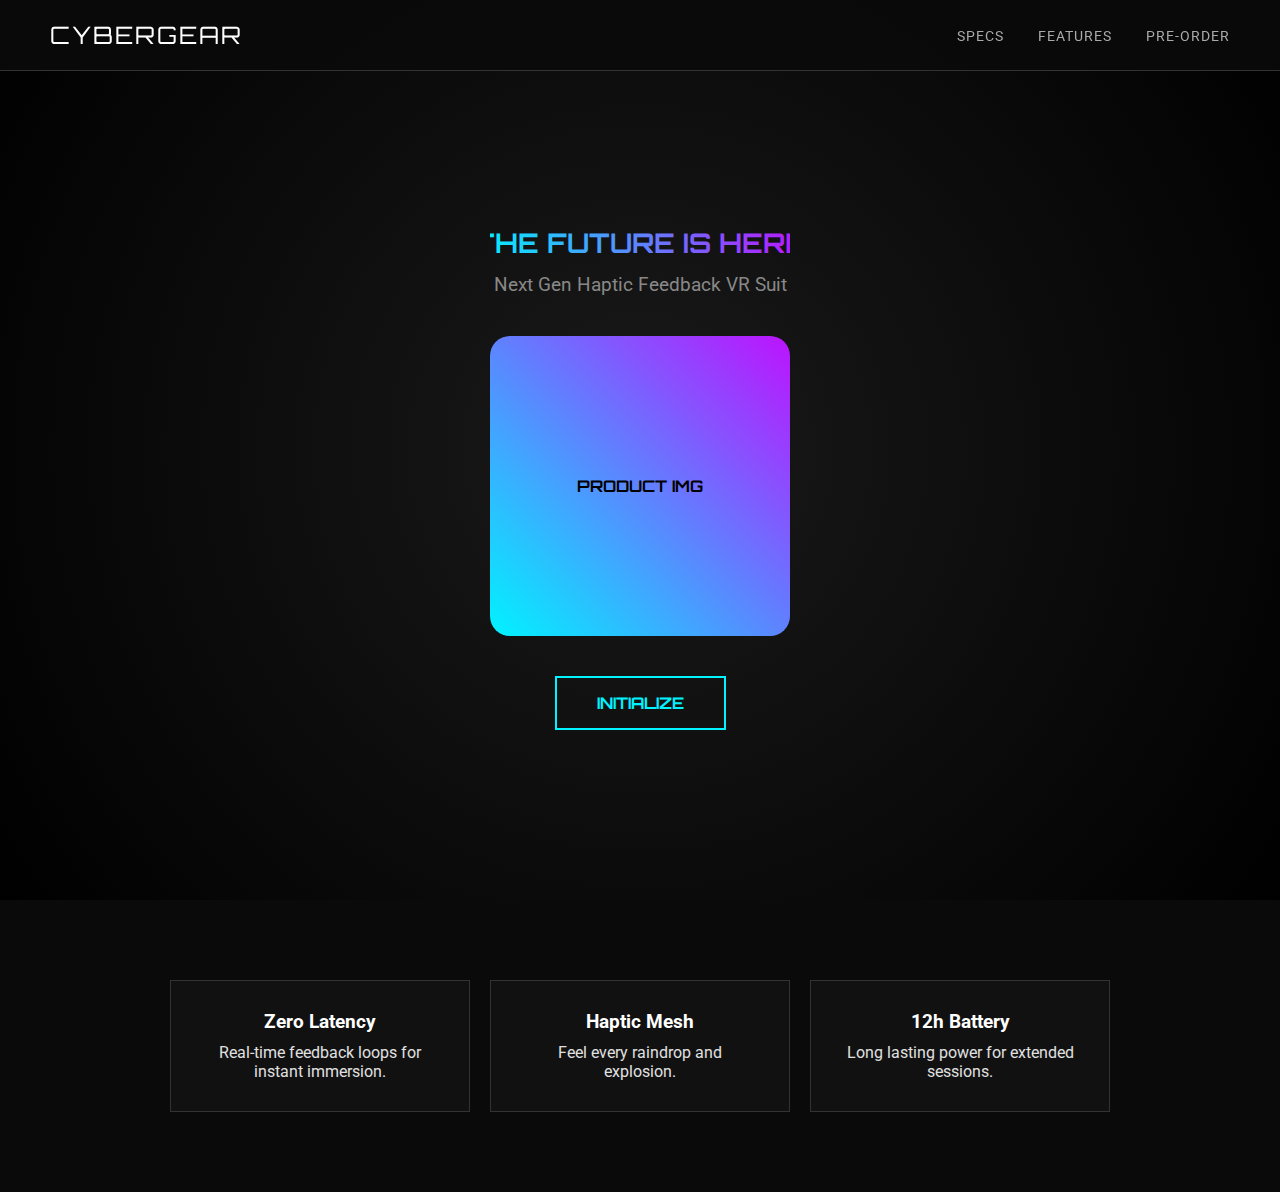
<file: Assignment/Assignment_4.html>
<!-- sample product landing page -->
<!DOCTYPE html>
<html lang="en">
<head>
    <meta charset="UTF-8">
    <meta name="viewport" content="width=device-width, initial-scale=1.0">
    <title>CyberGear X1</title>
    <link href="https://fonts.googleapis.com/css2?family=Orbitron:wght@400;700&family=Roboto:wght@300;400&display=swap" rel="stylesheet">
    <style>
        :root {
            --neon: #00f3ff;
            --purple: #bc13fe;
            --bg: #0a0a0a;
            --text: #e0e0e0;
        }

        * { margin: 0; padding: 0; box-sizing: border-box; }

        body {
            font-family: 'Roboto', sans-serif;
            background-color: var(--bg);
            color: var(--text);
            overflow-x: hidden;
        }

        /* Nav */
        nav {
            display: flex;
            justify-content: space-between;
            align-items: center;
            padding: 20px 50px;
            background: rgba(10, 10, 10, 0.9);
            position: fixed;
            width: 100%;
            z-index: 100;
            border-bottom: 1px solid #333;
        }

        .logo {
            font-family: 'Orbitron', sans-serif;
            font-size: 1.5rem;
            color: white;
            letter-spacing: 2px;
        }

        .nav-items a {
            color: #aaa;
            text-decoration: none;
            margin-left: 30px;
            font-size: 0.9rem;
            text-transform: uppercase;
            letter-spacing: 1px;
            transition: 0.3s;
        }

        .nav-items a:hover { color: var(--neon); text-shadow: 0 0 10px var(--neon); }

        /* Hero */
        header {
            height: 100vh;
            display: flex;
            align-items: center;
            justify-content: center;
            text-align: center;
            background: radial-gradient(circle at center, #1a1a1a 0%, #000 100%);
            padding-top: 60px;
        }


        .gradient-text-svg {
            width: 100%;
            max-width: 800px; /* Limits width so it doesn't get huge */
            height: auto;
            display: block;
            margin: 0 auto 10px auto;
            font-family: 'Orbitron', sans-serif;
            font-weight: 700;
        }


        .hero-content p {
            font-size: 1.2rem;
            color: #888;
            margin-bottom: 30px;
        }

        /* Glowing Button */
        .cta-btn {
            padding: 15px 40px;
            background: transparent;
            border: 2px solid var(--neon);
            color: var(--neon);
            font-family: 'Orbitron', sans-serif;
            text-transform: uppercase;
            text-decoration: none;
            font-weight: bold;
            transition: 0.4s;
            position: relative;
            overflow: hidden;
            display: inline-block; /* Fixes padding issues on anchor tags */
        }

        .cta-btn:hover {
            background: var(--neon);
            color: black;
            box-shadow: 0 0 20px var(--neon);
        }

        /* Floating Animation Box */
        .product-visual {
            width: 300px;
            height: 300px;
            margin: 40px auto;
            background: linear-gradient(45deg, var(--neon), var(--purple));
            border-radius: 20px;
            animation: float 4s ease-in-out infinite;
            display: flex;
            align-items: center;
            justify-content: center;
            color: black;
            font-weight: bold;
            font-family: 'Orbitron';
        }

        @keyframes float {
            0% { transform: translateY(0px); }
            50% { transform: translateY(-20px); }
            100% { transform: translateY(0px); }
        }

        /* Features Section */
        #features {
            padding: 80px 50px;
            display: flex;
            justify-content: center;
            gap: 20px;
            flex-wrap: wrap;
        }

        .feature-card {
            background: #111;
            padding: 30px;
            width: 300px;
            border: 1px solid #333;
            text-align: center;
            transition: 0.3s;
        }

        .feature-card:hover {
            border-color: var(--purple);
            transform: scale(1.05);
        }

        .feature-card h3 { color: white; margin-bottom: 10px; }
    </style>
</head>
<body>

    <nav>
        <div class="logo">CYBERGEAR</div>
        <div class="nav-items">
            <a href="#specs">Specs</a>
            <a href="#features">Features</a>
            <a href="#buy">Pre-Order</a>
        </div>
    </nav>

    <header>
        <div class="hero-content">
            
            <svg class="gradient-text-svg" viewBox="0 0 500 60" xmlns="http://www.w3.org/2000/svg">
                <defs>
                    <linearGradient id="neonGradient" x1="0%" y1="0%" x2="100%" y2="0%">
                        <stop offset="0%" style="stop-color: #00f3ff; stop-opacity: 1" />
                        <stop offset="100%" style="stop-color: #bc13fe; stop-opacity: 1" />
                    </linearGradient>
                </defs>
                <text x="50%" y="50%" text-anchor="middle" dominant-baseline="middle" fill="url(#neonGradient)" font-size="45">
                    THE FUTURE IS HERE
                </text>
            </svg>

            <p>Next Gen Haptic Feedback VR Suit</p>
            
            <div class="product-visual">
                PRODUCT IMG
            </div>

            <a href="#" class="cta-btn">Initialize</a>
        </div>
    </header>

    <section id="features">
        <div class="feature-card">
            <h3>Zero Latency</h3>
            <p>Real-time feedback loops for instant immersion.</p>
        </div>
        <div class="feature-card">
            <h3>Haptic Mesh</h3>
            <p>Feel every raindrop and explosion.</p>
        </div>
        <div class="feature-card">
            <h3>12h Battery</h3>
            <p>Long lasting power for extended sessions.</p>
        </div>
    </section>

</body>
</html>
</file>
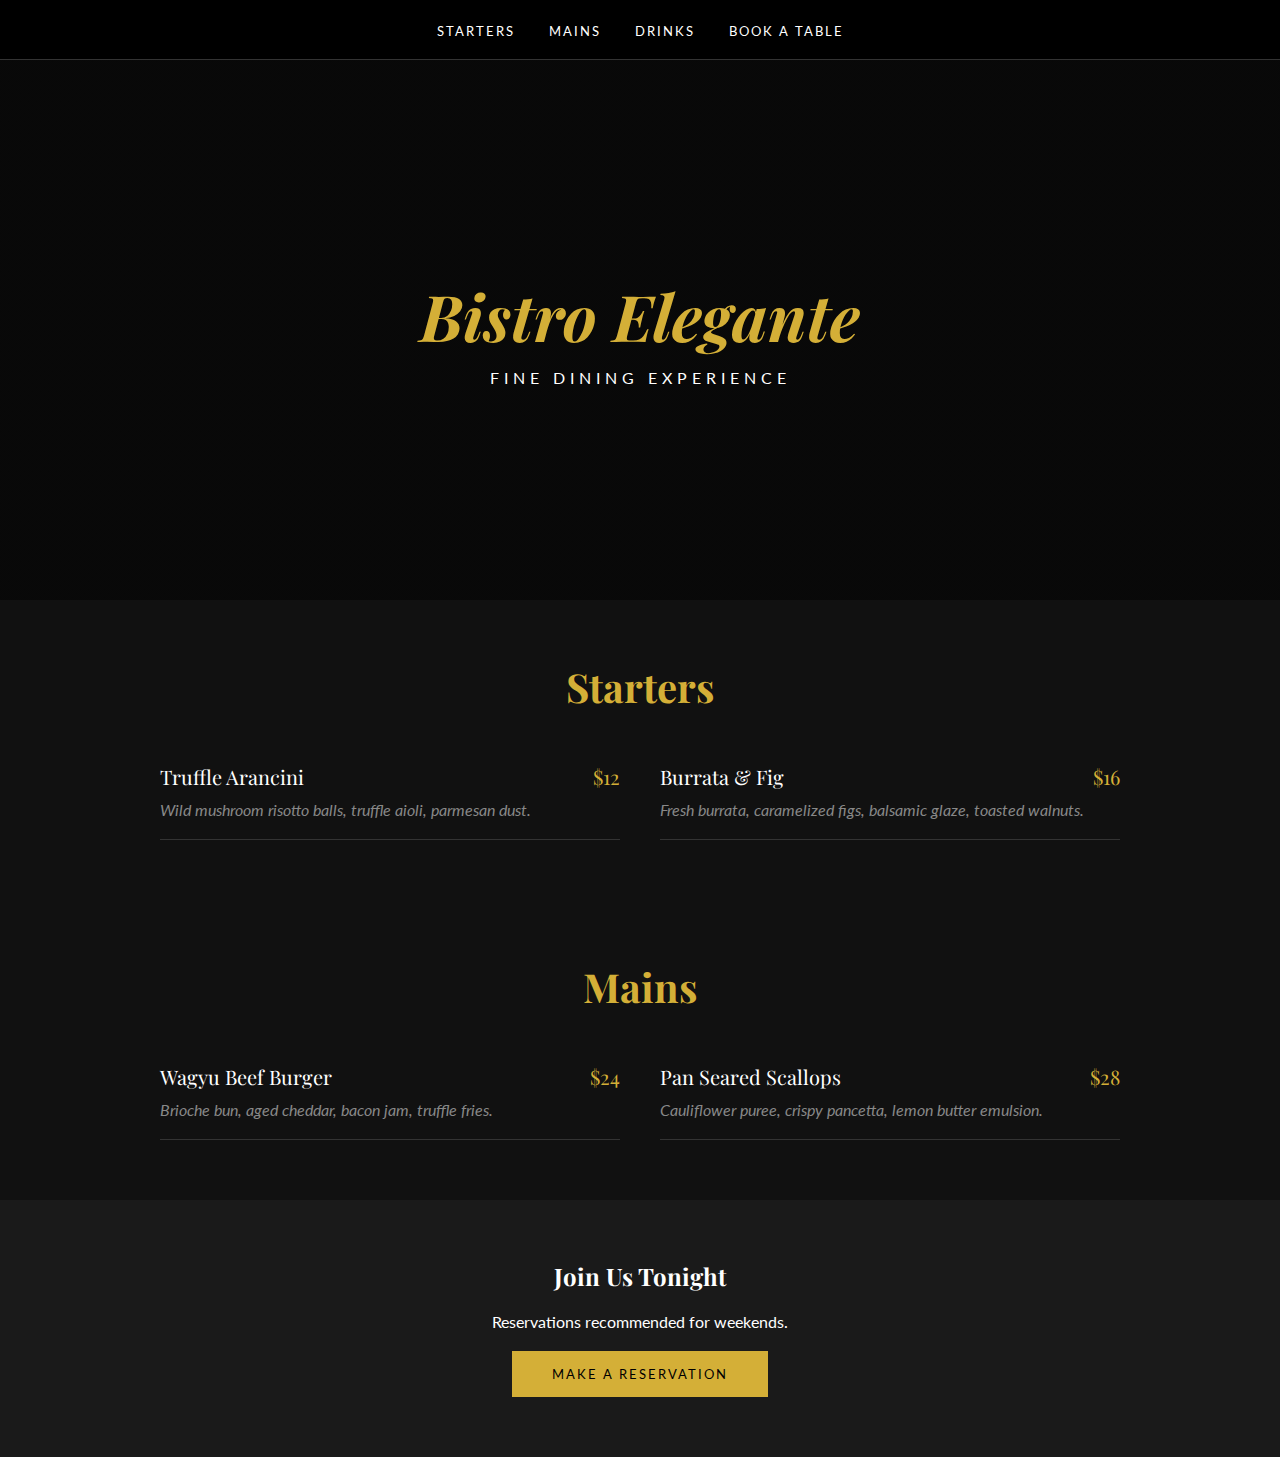
<file: Assignment/Assignment_5.html>
<!-- restaurent menu -->
 <!DOCTYPE html>
<html lang="en">
<head>
    <meta charset="UTF-8">
    <meta name="viewport" content="width=device-width, initial-scale=1.0">
    <title>Bistro Elegante</title>
    <link href="https://fonts.googleapis.com/css2?family=Playfair+Display:ital,wght@0,400;0,700;1,400&family=Lato:wght@300;400&display=swap" rel="stylesheet">
    <style>
        :root {
            --gold: #d4af37;
            --dark: #1a1a1a;
        }

        * { margin: 0; padding: 0; box-sizing: border-box; }
        html { scroll-behavior: smooth; }

        body {
            font-family: 'Lato', sans-serif;
            background-color: #111;
            color: #fff;
        }

        /* Elegant Centered Nav */
        nav {
            background-color: #000;
            padding: 20px;
            text-align: center;
            position: sticky;
            top: 0;
            z-index: 100;
            border-bottom: 1px solid #333;
        }

        nav a {
            color: #fff;
            text-decoration: none;
            margin: 0 15px;
            text-transform: uppercase;
            letter-spacing: 2px;
            font-size: 0.8rem;
            transition: color 0.3s;
        }

        nav a:hover { color: var(--gold); }

        /* Parallax Hero Section */
        .parallax {
            /* Using a dark gradient over a placeholder image */
            background-image: linear-gradient(rgba(0,0,0,0.5), rgba(0,0,0,0.5)), url('https://images.unsplash.com/photo-1517248135467-4c7edcad34c4?ixlib=rb-1.2.1&auto=format&fit=crop&w=1950&q=80');
            height: 60vh;
            background-attachment: fixed; /* The Parallax Effect */
            background-position: center;
            background-size: cover;
            background-repeat: no-repeat;
            display: flex;
            align-items: center;
            justify-content: center;
            flex-direction: column;
        }

        h1 {
            font-family: 'Playfair Display', serif;
            font-size: 4rem;
            font-style: italic;
            color: var(--gold);
        }
        
        .subtitle { letter-spacing: 5px; text-transform: uppercase; margin-top: 10px; }

        /* Menu Section */
        .menu-container {
            max-width: 1000px;
            margin: 0 auto;
            padding: 60px 20px;
            background-color: #111;
        }

        .category-header {
            text-align: center;
            margin-bottom: 50px;
            font-family: 'Playfair Display', serif;
            color: var(--gold);
            font-size: 2.5rem;
        }

        /* Grid for Menu Items */
        .menu-grid {
            display: grid;
            grid-template-columns: repeat(auto-fit, minmax(350px, 1fr));
            gap: 40px;
        }

        .menu-item {
            border-bottom: 1px solid #333;
            padding-bottom: 20px;
        }

        .item-head {
            display: flex;
            justify-content: space-between;
            font-family: 'Playfair Display', serif;
            font-size: 1.25rem;
            margin-bottom: 10px;
        }

        .price { color: var(--gold); }
        .description { color: #888; font-style: italic; }

        /* Reservation Footer */
        .reservation {
            background-color: #1a1a1a;
            padding: 60px;
            text-align: center;
        }
        
        button {
            background: var(--gold);
            border: none;
            padding: 15px 40px;
            font-family: 'Lato';
            text-transform: uppercase;
            letter-spacing: 2px;
            cursor: pointer;
            margin-top: 20px;
            transition: 0.3s;
        }

        button:hover { background: #fff; }
    </style>
</head>
<body>

    <nav>
        <a href="#starters">Starters</a>
        <a href="#mains">Mains</a>
        <a href="#drinks">Drinks</a>
        <a href="#book">Book a Table</a>
    </nav>

    <header class="parallax">
        <h1>Bistro Elegante</h1>
        <p class="subtitle">Fine Dining Experience</p>
    </header>

    <div class="menu-container" id="starters">
        <h2 class="category-header">Starters</h2>
        <div class="menu-grid">
            <div class="menu-item">
                <div class="item-head">
                    <span>Truffle Arancini</span>
                    <span class="price">$12</span>
                </div>
                <p class="description">Wild mushroom risotto balls, truffle aioli, parmesan dust.</p>
            </div>
            <div class="menu-item">
                <div class="item-head">
                    <span>Burrata & Fig</span>
                    <span class="price">$16</span>
                </div>
                <p class="description">Fresh burrata, caramelized figs, balsamic glaze, toasted walnuts.</p>
            </div>
        </div>
    </div>

    <div class="menu-container" id="mains">
        <h2 class="category-header">Mains</h2>
        <div class="menu-grid">
            <div class="menu-item">
                <div class="item-head">
                    <span>Wagyu Beef Burger</span>
                    <span class="price">$24</span>
                </div>
                <p class="description">Brioche bun, aged cheddar, bacon jam, truffle fries.</p>
            </div>
            <div class="menu-item">
                <div class="item-head">
                    <span>Pan Seared Scallops</span>
                    <span class="price">$28</span>
                </div>
                <p class="description">Cauliflower puree, crispy pancetta, lemon butter emulsion.</p>
            </div>
        </div>
    </div>

    <section class="reservation" id="book">
        <h2 style="font-family: 'Playfair Display'; margin-bottom: 20px;">Join Us Tonight</h2>
        <p>Reservations recommended for weekends.</p>
        <button>Make a Reservation</button>
    </section>

</body>
</html>
</file>
<file: style.css>
/* Body styling */
body {
  margin: 0;
  font-family: Arial, sans-serif;
  background-color: #f5f5f5;
}

/* Navbar with logo */
.navbar {
  background-color: #2c3e50;
  padding: 10px 20px;
  display: flex;
  align-items: center;
  justify-content: space-between;
}

/* Logo section */
.logo {
  display: flex;
  align-items: center;
}

.logo img {
  height: 40px;
  margin-right: 10px;
}

.logo span {
  color: white;
  font-size: 20px;
  font-weight: bold;
}

/* Menu links */
.menu a {
  color: white;
  text-decoration: none;
  margin: 10px;
  font-size: 16px;
}

.menu a:hover {
  color: #f1c40f;
}

/* Home content */
h1 {
  text-align: center;
  color: #2c3e50;
  margin-top: 20px;
}

p {
  text-align: center;
  font-size: 18px;
  color: #555;
}
/* HOME PAGE SLIDER*/
/* Remove extra gap */
.hero-title {
  margin: 20px 0 5px 0;
  text-align: center;
}

.hero-text {
  margin: 0 0 15px 0;
  text-align: center;
  font-size: 17px;
}

/* Swiper height control */
.mySwiper {
  width: 100%;
  height: 300px;   /* ⭐ YAHI SE HEIGHT CONTROL */
  margin-top: 10px;
}

.swiper-slide img {
  width: 100%;
  height: 300px;
  object-fit: cover;
}
/* Rooms */
.page-title{
  text-align: center;
  margin: 30px 0;
  font-size: 32px;
  color: #222;
}

.container{
  display: flex;
  flex-wrap: wrap;
  justify-content: center;
  gap: 25px;
  padding-bottom: 40px;
}

.room-card{
  width: 260px;
  background: #ffffff;
  padding: 15px;
  border-radius: 12px;
  box-shadow: 0 6px 15px rgba(0,0,0,0.15);
  text-align: center;
}

.room-card h2{
  font-size: 18px;
  margin-bottom: 10px;
  color: #1c1c1c;
}

.room-card img{
  width: 100%;
  height: 150px;
  background: #ddd;   /* jab tak image na lagao */
  border-radius: 8px;
  margin-bottom: 10px;
}

.room-card p{
  font-size: 14px;
  color: #444;
  margin: 6px 0;
}
/* cafe */
/* Heading */
h1 {
  text-align: center;
  margin: 25px 0;
}

/* Container */
.container {
  display: flex;
  justify-content: center;
  gap: 25px;
  padding: 20px;
  flex-wrap: wrap;
}

/* Cards */
.card {
  background-color: white;
  width: 350px;
  padding: 20px;
  border-radius: 10px;
  box-shadow: 0 0 10px rgba(0,0,0,0.1);
}

/* Images */
.card img {
  width: 100%;
  height: 200px;
  object-fit: cover;
  border-radius: 8px;
  margin-bottom: 10px;
}

/* Menu */
.menu {
  list-style-type: none;
  padding: 0;
}

.menu li {
  padding: 6px 0;
}

/* Text */
.card p {
  line-height: 1.6;
}


/* about */
/* About hotel section */
.about-hotel {
  max-width: 800px;
  margin: auto;
  background: white;
  padding: 20px;
  border-radius: 10px;
  box-shadow: 0 0 10px rgba(0,0,0,0.1);
}

/* Container */
.container {
  display: flex;
  justify-content: center;
  gap: 25px;
  padding: 30px;
  flex-wrap: wrap;
}

/* Cards */
.card {
  background-color: white;
  width: 280px;
  padding: 20px;
  text-align: center;
  border-radius: 10px;
  box-shadow: 0 0 10px rgba(0,0,0,0.1);
}

/* Images */
.card img {
  width: 100%;
  height: 200px;
  object-fit: cover;
  border-radius: 8px;
  margin-bottom: 10px;
}



/* form */
.form-box {
  background: white;
  width: 70%;
  margin: 30px auto;
  padding: 20px;
  border-radius: 10px;
  box-shadow: 0 0 10px rgba(0,0,0,0.1);
}

.form-box h2 {
  color: #2c3e50;
}

.form-box input,
.form-box select {
  width: 60%;
  padding: 8px;
}

.form-box button {
  padding: 10px 20px;
  background: #2c3e50;
  color: white;
  border: none;
  border-radius: 5px;
}
/* ====== Bright Theme ====== */
body {
  background: #fff7f0;
}

/* Navbar */
.navbar {
  background: linear-gradient(to right, #ff6a00, #ee0979);
}

/* Buttons & links */
.card a {
  background: #ff6a00;
}

.card a:hover {
  background: #ee0979;
  color: white;
}

/* Headings */
h1 {
  color: #ee0979;
}

/* Cards hover effect */
.card:hover {
  transform: scale(1.05);
  transition: 0.3s;
}

/* Form styling */
form {
  background: white;
  padding: 25px;
  border-radius: 10px;
  max-width: 500px;
  margin: auto;
  box-shadow: 0 0 15px rgba(0,0,0,0.1);
}

input, select {
  width: 100%;
  padding: 10px;
  margin: 8px 0;
}

button {
  background: #ff6a00;
  color: white;
  border: none;
  padding: 12px;
  width: 100%;
  font-size: 16px;
  cursor: pointer;
}

button:hover {
  background: #ee0979;
}
/*  */
</file>
